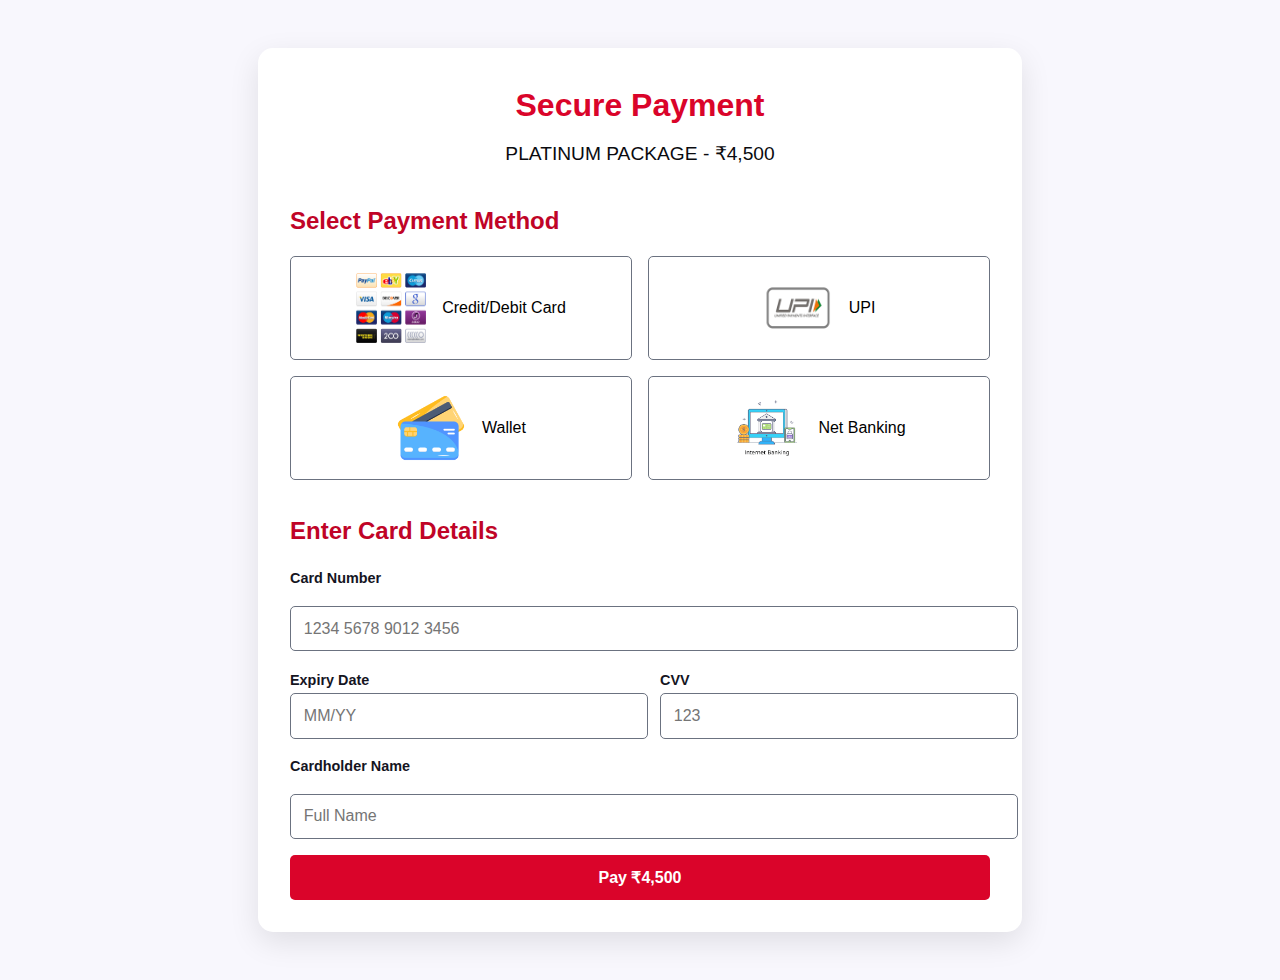
<file: platinum.html>
<!DOCTYPE html>
<html lang="en">
<head>
    <meta charset="UTF-8">
    <meta name="viewport" content="width=device-width, initial-scale=1.0">
    <title>Payment - Platinum Package</title>
    <link rel="stylesheet" href="./CSS3/platinum.css">
</head>
<body>
    <div class="payment__container">
        <header class="payment__header">
            <h1>Secure Payment</h1>
            <p>PLATINUM PACKAGE - ₹4,500</p>
        </header>

        <section class="payment__options">
            <h2>Select Payment Method</h2>
            <div class="payment__methods">
                <button class="payment__method">
                    <img src="./CSS3/large-preview.jpg" alt="Card Icon">
                    Credit/Debit Card
                </button>
                <button class="payment__method">
                    <img src="./CSS3/download.png" alt="UPI Icon" >
                    UPI
                </button>
                <button class="payment__method">
                    <img src="./CSS3/atm-card.png" alt="Wallet Icon" >
                    Wallet
                </button>
                <button class="payment__method">
                    <img src="./CSS3/images.png" alt="Net Banking Icon" >
                    Net Banking
                </button>
            </div>
        </section>

        <section class="card__details">
            <h2>Enter Card Details</h2>
            <form class="card-form" action="process-payment.html" method="POST">
                <label for="card-number">Card Number</label>
                <input type="text" id="card-number" name="card-number" placeholder="1234 5678 9012 3456" required>

                <div class="form__row">
                    <div class="form__column">
                        <label for="expiry-date">Expiry Date</label>
                        <input type="text" id="expiry-date" name="expiry-date" placeholder="MM/YY" required>
                    </div>
                    <div class="form__column">
                        <label for="cvv">CVV</label>
                        <input type="text" id="cvv" name="cvv" placeholder="123" required>
                    </div>
                </div>

                <label for="card-name">Cardholder Name</label>
                <input type="text" id="card-name" name="card-name" placeholder="Full Name" required>

                <button type="submit" class="btn">Pay ₹4,500</button>
            </form>
        </section>
    </div>
</body>
</html>
</file>
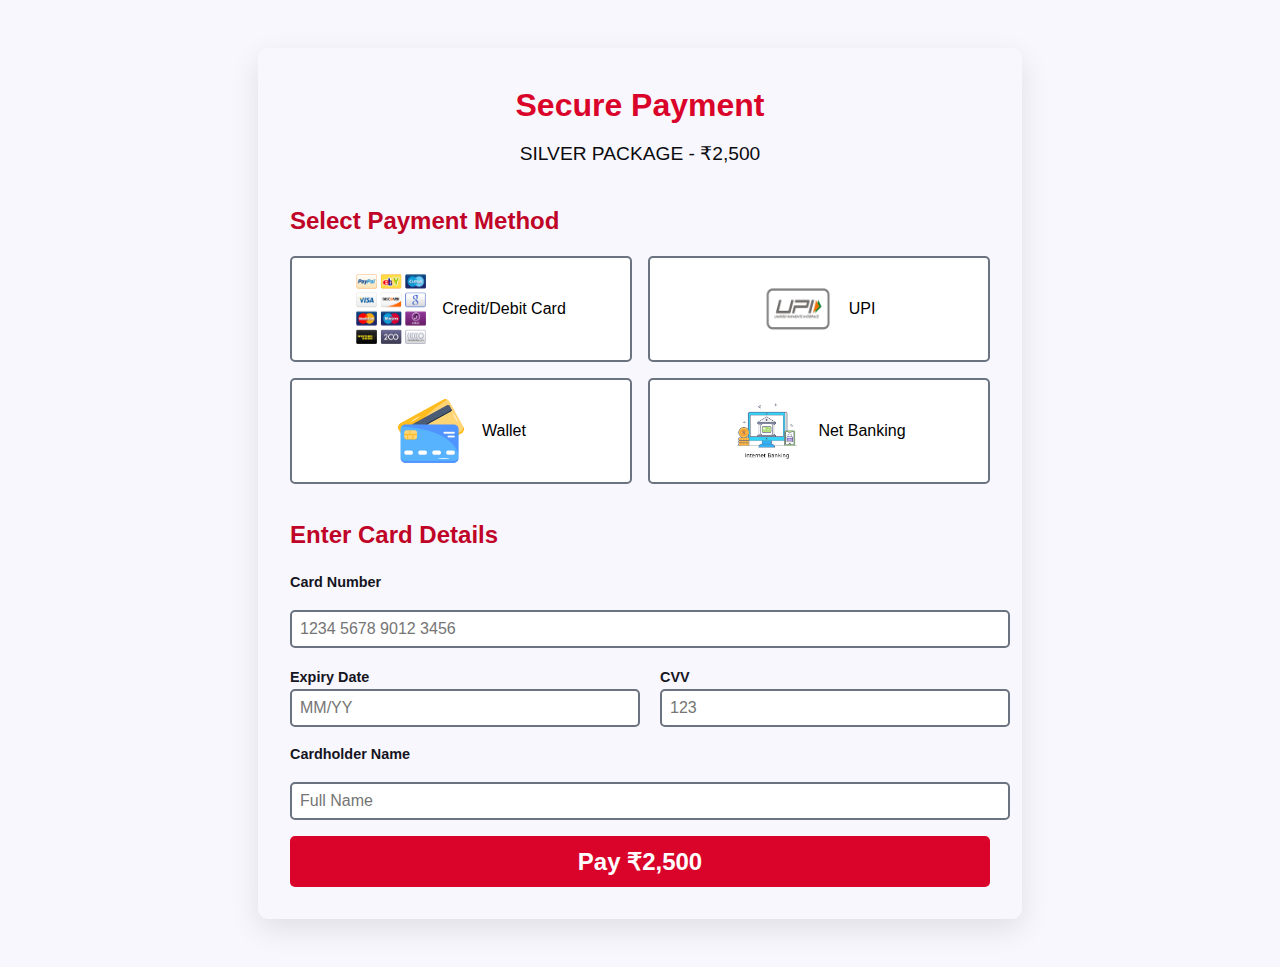
<file: silver.html>
<!DOCTYPE html>
<html lang="en">
<head>
    <meta charset="UTF-8">
    <meta name="viewport" content="width=device-width, initial-scale=1.0">
    <title>Payment - Silver Package</title>
    <link rel="stylesheet" href="./CSS3/silver.css">
</head>
<body>
    <div class="payment__container">
        <header class="payment__header">
            <h1>Secure Payment</h1>
            <p>SILVER PACKAGE - ₹2,500</p>
        </header>

        <section class="payment__options">
            <h2>Select Payment Method</h2>
            <div class="payment__methods">
                <button class="payment__method">
                    <img src="./CSS3/large-preview.jpg" alt="Card Icon">
                    Credit/Debit Card
                </button>
                <button class="payment__method">
                    <img src="./CSS3/download.png" alt="UPI Icon" >
                    UPI
                </button>
                <button class="payment__method">
                    <img src="./CSS3/atm-card.png" alt="Wallet Icon" >
                    Wallet
                </button>
                <button class="payment__method">
                    <img src="./CSS3/images.png" alt="Net Banking Icon" >
                    Net Banking
                </button>
            </div>
        </section>

        <section class="card__details">
            <h2>Enter Card Details</h2>
            <form class="card-form" action="process-payment.html" method="POST">
                <label for="card-number">Card Number</label>
                <input type="text" id="card-number" name="card-number" placeholder="1234 5678 9012 3456" required>

                <div class="form__row">
                    <div class="form__column">
                        <label for="expiry-date">Expiry Date</label>
                        <input type="text" id="expiry-date" name="expiry-date" placeholder="MM/YY" required>
                    </div>
                    <div class="form__column">
                        <label for="cvv">CVV</label>
                        <input type="text" id="cvv" name="cvv" placeholder="123" required>
                    </div>
                </div>

                <label for="card-name">Cardholder Name</label>
                <input type="text" id="card-name" name="card-name" placeholder="Full Name" required>

                <button type="submit" class="btn">Pay ₹2,500</button>
            </form>
        </section>
    </div>
</body>
</html>
</file>
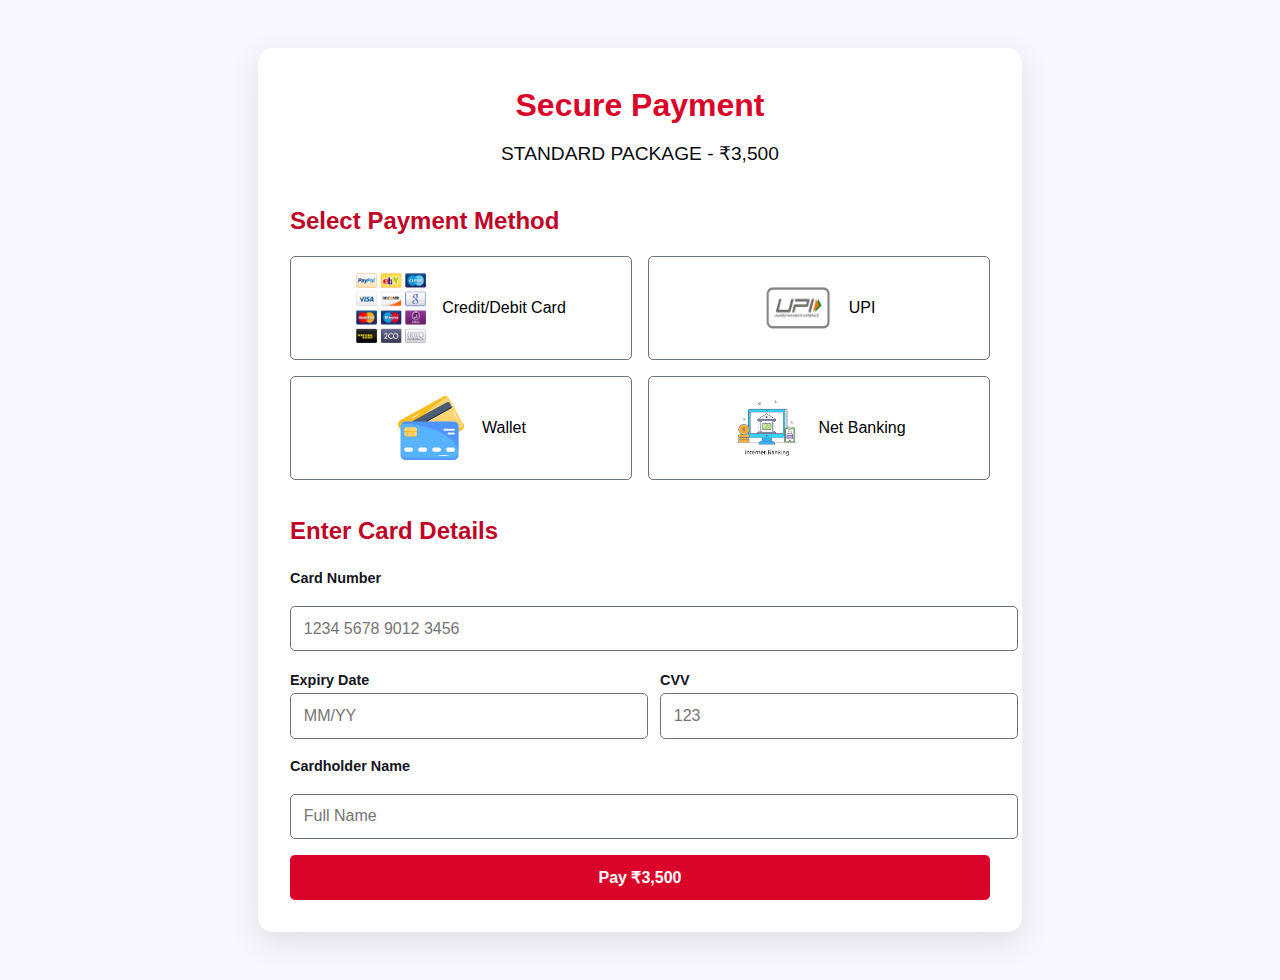
<file: standard.html>
<!DOCTYPE html>
<html lang="en">
<head>
    <meta charset="UTF-8">
    <meta name="viewport" content="width=device-width, initial-scale=1.0">
    <title>Payment - Standard Package</title>
    <link rel="stylesheet" href="./CSS3/platinum.css">
</head>
<body>
    <div class="payment__container">
        <header class="payment__header">
            <h1>Secure Payment</h1>
            <p>STANDARD PACKAGE - ₹3,500</p>
        </header>

        <section class="payment__options">
            <h2>Select Payment Method</h2>
            <div class="payment__methods">
                <button class="payment__method">
                    <img src="./CSS3/large-preview.jpg" alt="Card Icon">
                    Credit/Debit Card
                </button>
                <button class="payment__method">
                    <img src="./CSS3/download.png" alt="UPI Icon" >
                    UPI
                </button>
                <button class="payment__method">
                    <img src="./CSS3/atm-card.png" alt="Wallet Icon" >
                    Wallet
                </button>
                <button class="payment__method">
                    <img src="./CSS3/images.png" alt="Net Banking Icon" >
                    Net Banking
                </button>
            </div>
        </section>

        <section class="card__details">
            <h2>Enter Card Details</h2>
            <form class="card-form" action="process-payment.html" method="POST">
                <label for="card-number">Card Number</label>
                <input type="text" id="card-number" name="card-number" placeholder="1234 5678 9012 3456" required>

                <div class="form__row">
                    <div class="form__column">
                        <label for="expiry-date">Expiry Date</label>
                        <input type="text" id="expiry-date" name="expiry-date" placeholder="MM/YY" required>
                    </div>
                    <div class="form__column">
                        <label for="cvv">CVV</label>
                        <input type="text" id="cvv" name="cvv" placeholder="123" required>
                    </div>
                </div>

                <label for="card-name">Cardholder Name</label>
                <input type="text" id="card-name" name="card-name" placeholder="Full Name" required>

                <button type="submit" class="btn">Pay ₹3,500</button>
            </form>
        </section>
    </div>
</body>
</html>
</file>
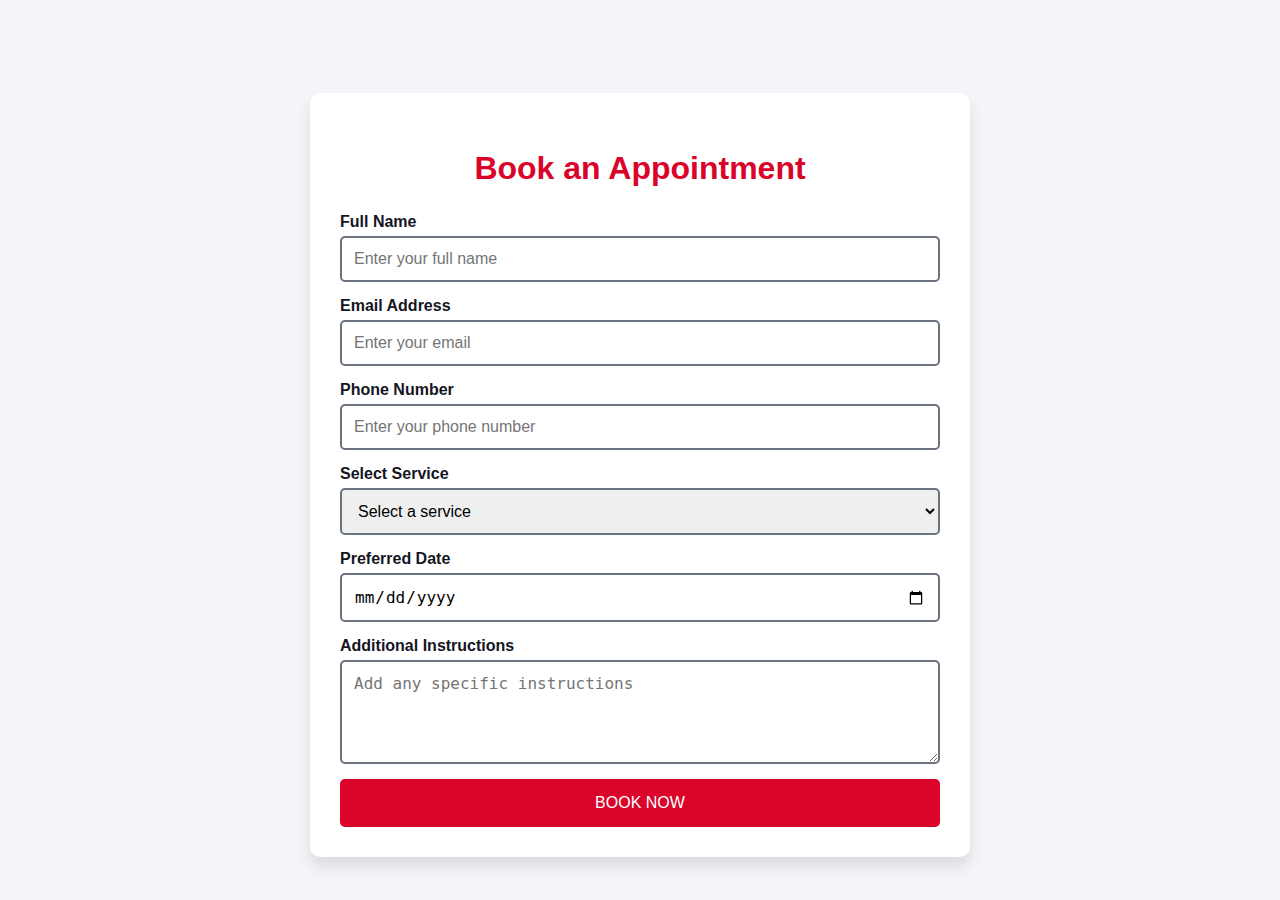
<file: CSS3/appoinment.html>
<!DOCTYPE html>
<html lang="en">

<head>
    <meta charset="UTF-8">
    <meta name="viewport" content="width=device-width, initial-scale=1.0">
    <title>Book Appointment - Doorstep Car Wash</title>
    <style>
        :root {
            --primary-color: #da042a;
            --primary-color-dark: #c00427;
            --secondary-color: #15151f;
            --text-light: #6b7280;
            --background-color: #f4f4f9;
            --white: #ffffff;
            --box-shadow: 0 10px 15px rgba(0, 0, 0, 0.1);
            --max-width: 600px;
        }

        body {
            font-family: "Poppins", sans-serif;
            margin: 0;
            padding: 0;
            background: var(--background-color);
            display: flex;
            align-items: center;
            justify-content: center;
            height: 100vh;
        }

        .appointment-container {
            max-width: var(--max-width);
            width: 100%;
            background: var(--white);
            padding: 30px;
            border-radius: 10px;
            box-shadow: var(--box-shadow);
            margin-top: 50px;
        }

        h2 {
            font-size: 2rem;
            color: var(--primary-color);
            text-align: center;
        }

        .appointment-form {
            display: flex;
            flex-direction: column;
            gap: 15px;
        }

        .form-group {
            display: flex;
            flex-direction: column;
        }

        .form-group label {
            font-size: 1rem;
            font-weight: bold;
            margin-bottom: 5px;
            color: var(--secondary-color);
        }

        .form-group input,
        .form-group select,
        .form-group textarea {
            padding: 12px;
            font-size: 1rem;
            border: 2px solid var(--text-light);
            border-radius: 5px;
            transition: border-color 0.3s, box-shadow 0.3s;
        }

        .form-group input:focus,
        .form-group select:focus,
        .form-group textarea:focus {
            border-color: var(--primary-color);
            box-shadow: 0 4px 8px rgba(218, 4, 42, 0.2);
            outline: none;
        }

        button {
            background: var(--primary-color);
            color: var(--white);
            border: none;
            padding: 15px 20px;
            font-size: 1rem;
            border-radius: 5px;
            cursor: pointer;
            text-transform: uppercase;
            transition: background 0.3s, transform 0.2s;
        }

        button:hover {
            background: var(--primary-color-dark);
            transform: scale(1.05);
        }
    </style>
</head>

<body>
    <div class="appointment-container">
        <h2>Book an Appointment</h2>
        <form action="#" method="POST" class="appointment-form">
            <div class="form-group">
                <label for="name">Full Name</label>
                <input type="text" id="name" name="name" placeholder="Enter your full name" required>
            </div>
            <div class="form-group">
                <label for="email">Email Address</label>
                <input type="email" id="email" name="email" placeholder="Enter your email" required>
            </div>
            <div class="form-group">
                <label for="phone">Phone Number</label>
                <input type="tel" id="phone" name="phone" placeholder="Enter your phone number" required>
            </div>
            <div class="form-group">
                <label for="service">Select Service</label>
                <select id="service" name="service" required>
                    <option value="" disabled selected>Select a service</option>
                    <option value="exterior-wash">Exterior Wash and Wax</option>
                    <option value="interior-detailing">Interior Vacuuming and Detailing</option>
                    <option value="engine-cleaning">Engine Cleaning</option>
                    <option value="tire-polishing">Tire Cleaning and Polishing</option>
                    <option value="eco-wash">Waterless Eco Wash</option>
                    <option value="custom-detailing">Custom Detailing Package</option>
                </select>
            </div>
            <div class="form-group">
                <label for="date">Preferred Date</label>
                <input type="date" id="date" name="date" required>
            </div>
            <div class="form-group">
                <label for="message">Additional Instructions</label>
                <textarea id="message" name="message" rows="4" placeholder="Add any specific instructions"></textarea>
            </div>
            <button type="submit">Book Now</button>
        </form>
    </div>
</body>

</html>
</file>
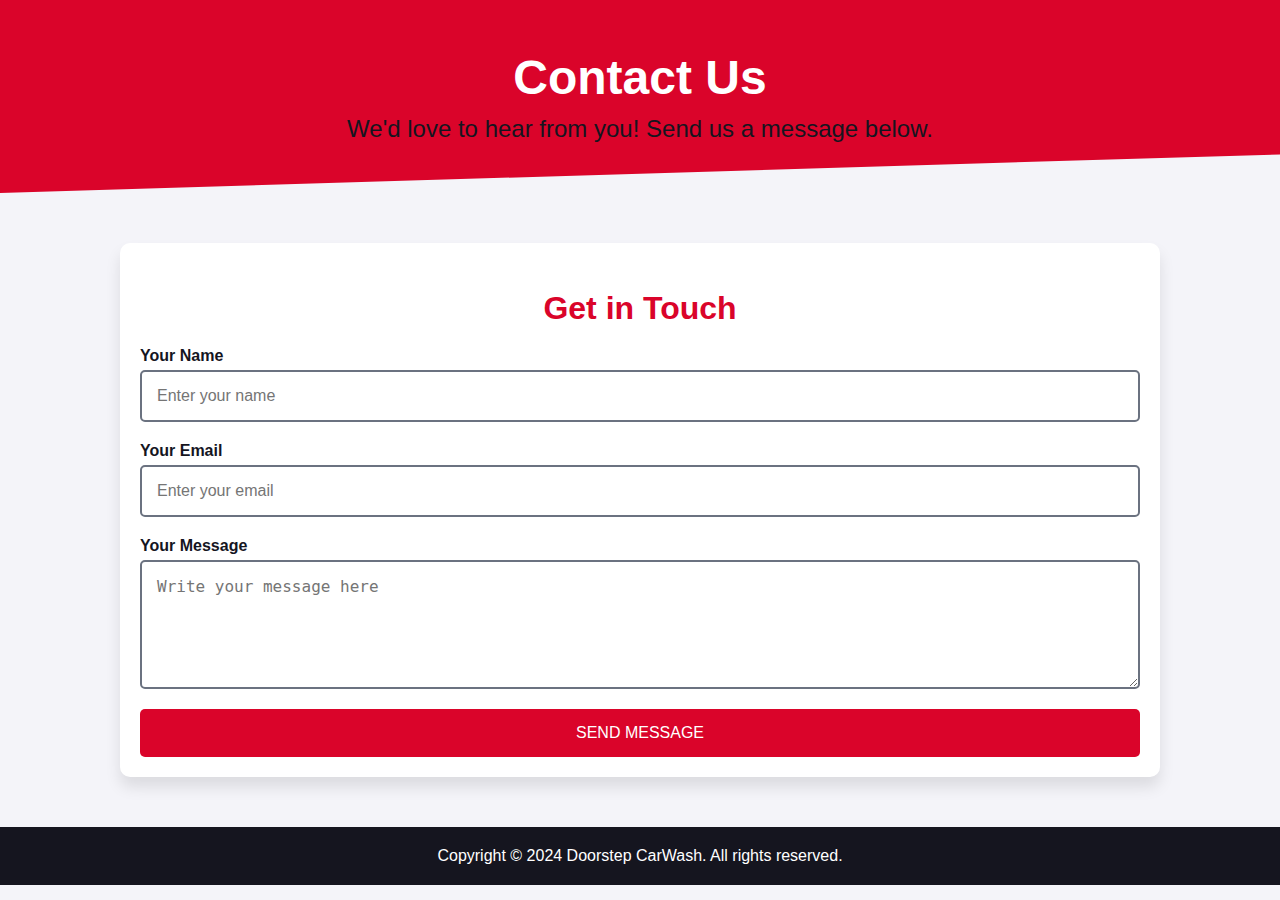
<file: CSS3/contact.html>
<!DOCTYPE html>
<html lang="en">

<head>
    <meta charset="UTF-8">
    <meta name="viewport" content="width=device-width, initial-scale=1.0">
    <title>Contact Us</title>
    <style>
        :root {
            --primary-color: #da042a;
            --primary-color-dark: #c00427;
            --secondary-color: #15151f;
            --text-light: #6b7280;
            --background-color: #f4f4f9;
            --white: #ffffff;
            --box-shadow: 0 10px 15px rgba(0, 0, 0, 0.1);
            --max-width: 1000px;
        }

        body {
            font-family: "Poppins", sans-serif;
            margin: 0;
            padding: 0;
            background: var(--background-color);
            color: var(--secondary-color);
        }

        /* Header Section */
        header {
            background: var(--primary-color);
            color: var(--white);
            text-align: center;
            padding: 50px 20px;
            clip-path: polygon(0 0, 100% 0, 100% 80%, 0 100%);
        }

        header h1 {
            margin: 0;
            font-size: 3rem;
            animation: fade-in 1s ease-in-out;
        }

        header p {
            margin: 10px 0 0;
            font-size: 1.5rem;
            color: var(--secondary-color);
            animation: fade-in 1.5s ease-in-out;
        }

        /* Contact Form Section */
        .container {
            max-width: var(--max-width);
            margin: 50px auto;
            padding: 20px;
            background: var(--white);
            border-radius: 10px;
            box-shadow: var(--box-shadow);
            animation: slide-up 1s ease;
        }

        h2 {
            font-size: 2rem;
            color: var(--primary-color);
            text-align: center;
            margin-bottom: 20px;
        }

        .contact-form {
            display: flex;
            flex-direction: column;
            gap: 20px;
        }

        .form-group {
            display: flex;
            flex-direction: column;
        }

        .form-group label {
            font-size: 1rem;
            margin-bottom: 5px;
            font-weight: bold;
            color: var(--secondary-color);
        }

        .form-group input,
        .form-group textarea {
            padding: 15px;
            font-size: 1rem;
            border: 2px solid var(--text-light);
            border-radius: 5px;
            transition: box-shadow 0.3s, border-color 0.3s;
        }

        .form-group input:focus,
        .form-group textarea:focus {
            border-color: var(--primary-color);
            box-shadow: 0 4px 8px rgba(218, 4, 42, 0.2);
            outline: none;
        }

        button {
            background: var(--primary-color);
            color: var(--white);
            border: none;
            padding: 15px 20px;
            font-size: 1rem;
            border-radius: 5px;
            cursor: pointer;
            text-transform: uppercase;
            transition: background 0.5s, transform 0.5s;
        }

        button:hover {
            background: var(--primary-color-dark);
            transform: scale(1.02);
        }

        /* Footer */
        footer {
            background: var(--secondary-color);
            color: var(--white);
            text-align: center;
            padding: 20px;
            margin-top: 50px;
        }

        footer p {
            margin: 0;
            font-size: 1rem;
        }

        /* Animations */
        @keyframes fade-in {
            from {
                opacity: 0;
                transform: translateY(-20px);
            }

            to {
                opacity: 1;
                transform: translateY(0);
            }
        }

        @keyframes slide-up {
            from {
                opacity: 0;
                transform: translateY(50px);
            }

            to {
                opacity: 1;
                transform: translateY(0);
            }
        }

        /* Responsive Design */
        @media (max-width: 768px) {
            header h1 {
                font-size: 2.5rem;
            }

            header p {
                font-size: 1rem;
            }
        }
    </style>
</head>

<body>
    <!-- Header -->
    <header>
        <h1>Contact Us</h1>
        <p>We'd love to hear from you! Send us a message below.</p>
    </header>

    <!-- Contact Form -->
    <div class="container">
        <h2>Get in Touch</h2>
        <form action="mailto:your-email@example.com" method="POST" enctype="text/plain" class="contact-form">
            <div class="form-group">
                <label for="name">Your Name</label>
                <input type="text" id="name" name="name" placeholder="Enter your name" required>
            </div>
            <div class="form-group">
                <label for="email">Your Email</label>
                <input type="email" id="email" name="email" placeholder="Enter your email" required>
            </div>
            <div class="form-group">
                <label for="message">Your Message</label>
                <textarea id="message" name="message" rows="5" placeholder="Write your message here"
                    required></textarea>
            </div>
            <button type="submit">Send Message</button>
        </form>
    </div>

    <!-- Footer -->
    <footer>
        <p>Copyright © 2024 Doorstep CarWash. All rights reserved.</p>
    </footer>
</body>

</html>
</file>
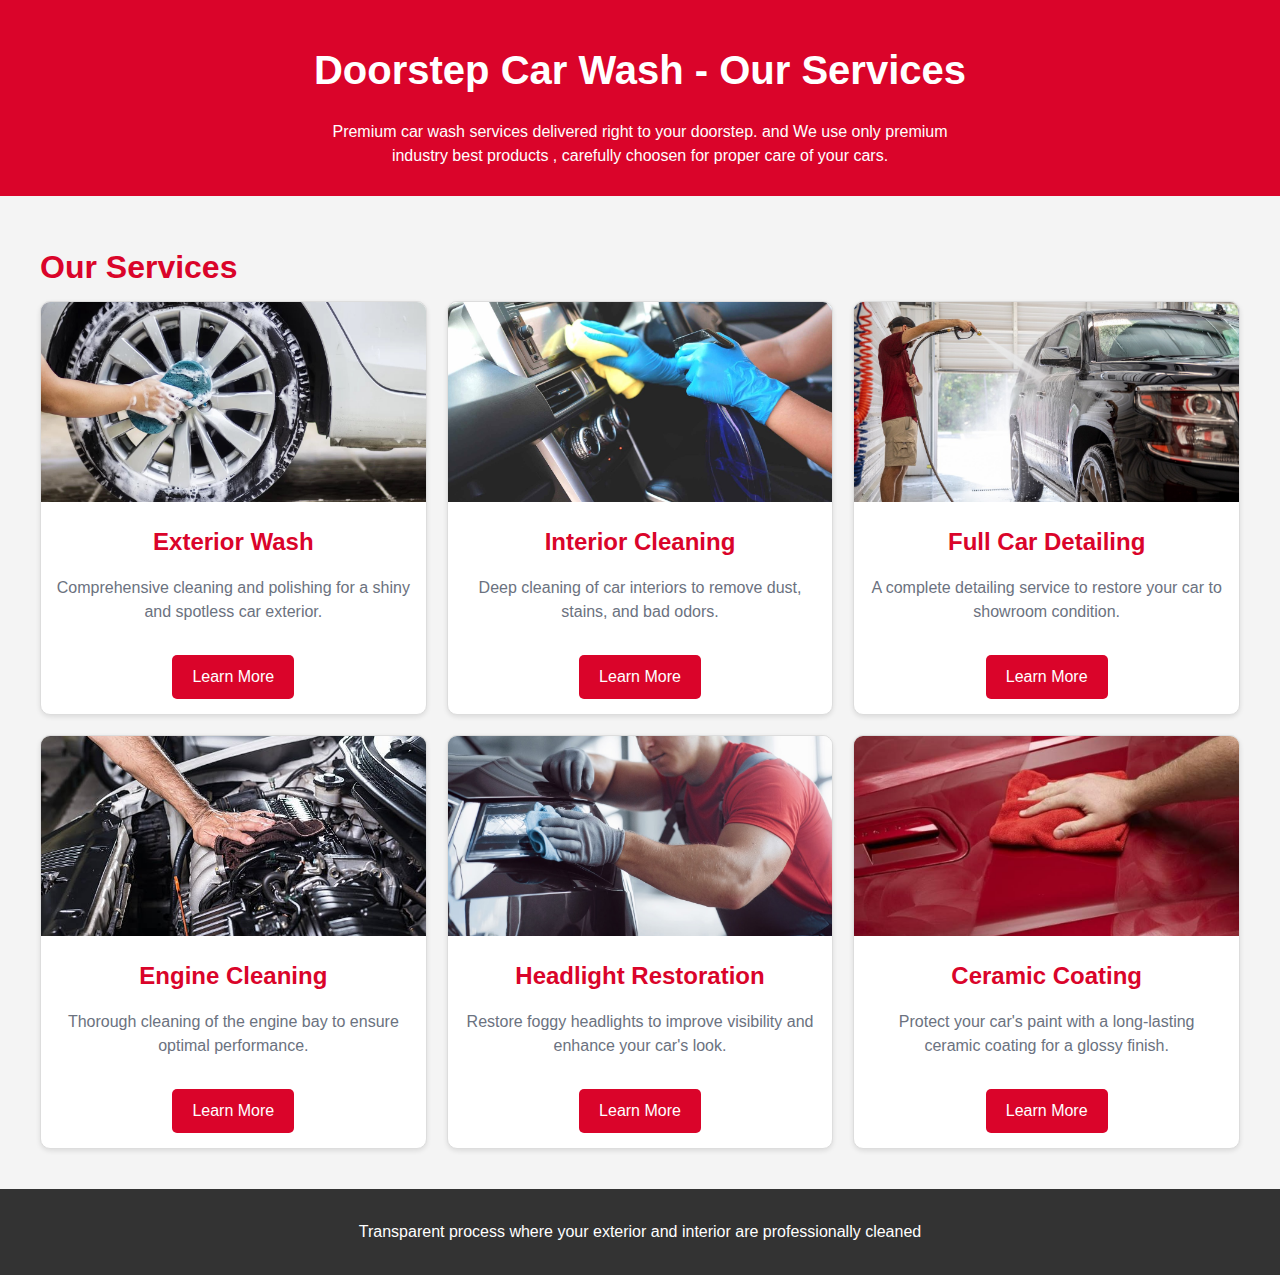
<file: CSS3/our services.html>
<!DOCTYPE html>
<html lang="en">

<head>
    <meta charset="UTF-8">
    <meta name="viewport" content="width=device-width, initial-scale=1.0">
    <title>Doorstep Car Wash - Our Services</title>
    <style>
        :root {
            --primary-color: #da042a;
            --primary-color-dark: #c00427;
            --secondary-color: #15151f;
            --secondary-color-dark: #0a0b0f;
            --text-light: #6b7280;
            --extra-light: #f8f7fd;
            --white: #ffffff;
            --max-width: 1200px;
        }

        body {
            font-family: "Poppins", sans-serif;
            margin: 0;
            padding: 0;
            line-height: 1.5;
            background-color: #f4f4f4;
            color: var(--text-light);
        }

        header {
            background: var(--primary-color);
            color: #fff;
            padding: 0.8rem 0;
            text-align: center;
        }

        .container {
            max-width: 1200px;
            margin: auto;
            padding: 20px;
        }

        h1 {
            font-size: 2.5rem;
            margin-bottom: 20px;
        }

        h2 {
            font-size: 2rem;
            color: var(--primary-color);
            margin-bottom: 10px;
        }

        .services {
            display: flex;
            flex-wrap: wrap;
            gap: 20px;
        }

        .service-card {
            flex: 1 1 calc(33.33% - 20px);
            background: #fff;
            border: 1px solid #ddd;
            border-radius: 10px;
            box-shadow: 0 2px 5px rgba(0, 0, 0, 0.1);
            overflow: hidden;
            text-align: center;
            transition: transform 0.3s ease, box-shadow 0.3s ease;
        }

        .service-card:hover {
            transform: translateY(-5px);
            box-shadow: 0 4px 10px rgba(0, 0, 0, 0.2);
        }

        .service-card img {
            width: 100%;
            height: 200px;
            object-fit: cover;
        }

        .service-card h3 {
            font-size: 1.5rem;
            margin: 15px 0;
            color: var(--primary-color);
        }

        .service-card p {
            padding: 0 15px;
            font-size: 1rem;
        }

        .service-card a {
            display: inline-block;
            margin: 15px 0;
            padding: 10px 20px;
            background: var(--primary-color);
            color: #fff;
            text-decoration: none;
            border-radius: 5px;
            transition: background 0.3s ease;
        }

        .service-card a:hover {
            background: var(--primary-color-dark);
        }

        footer {
            background: #333;
            color: #fff;
            text-align: center;
            padding: 15px;
            margin-top: 20px;
        }

        @media (max-width: 768px) {
            .service-card {
                flex: 1 1 calc(50% - 20px);
            }
        }

        @media (max-width: 480px) {
            .service-card {
                flex: 1 1 100%;
            }
        }
    </style>
</head>

<body>
    <header>
        <h1>Doorstep Car Wash - Our Services</h1>
        <p>Premium car wash services delivered right to your doorstep. and We use only premium <br>industry best products , carefully choosen for proper care of your cars.</p>
    </header>

    <div class="container">
        <h2>Our Services</h2>
        <div class="services">
            <div class="service-card">
                <img src="./clean 10.jpeg" alt="Exterior Wash">
                <h3>Exterior Wash</h3>
                <p>Comprehensive cleaning and polishing for a shiny and spotless car exterior.</p>
                <a href="#">Learn More</a>
            </div>
            <div class="service-card">
                <img src="./interior.jpeg" alt="Interior Cleaning">
                <h3>Interior Cleaning</h3>
                <p>Deep cleaning of car interiors to remove dust, stains, and bad odors.</p>
                <a href="#">Learn More</a>
            </div>
            <div class="service-card">
                <img src="./clean 15.jpeg" alt="Full Car Detailing">
                <h3>Full Car Detailing</h3>
                <p>A complete detailing service to restore your car to showroom condition.</p>
                <a href="#">Learn More</a>
            </div>
            <div class="service-card">
                <img src="./engine.jpeg" alt="Engine Cleaning">
                <h3>Engine Cleaning</h3>
                <p>Thorough cleaning of the engine bay to ensure optimal performance.</p>
                <a href="#">Learn More</a>
            </div>
            <div class="service-card">
                <img src="./clean 16.jpeg" alt="Headlight Restoration">
                <h3>Headlight Restoration</h3>
                <p>Restore foggy headlights to improve visibility and enhance your car's look.</p>
                <a href="#">Learn More</a>
            </div>
            <div class="service-card">
                <img src="./ceramic.jpeg" alt="Ceramic Coating">
                <h3>Ceramic Coating</h3>
                <p>Protect your car's paint with a long-lasting ceramic coating for a glossy finish.</p>
                <a href="#">Learn More</a>
            </div>
        </div>
    </div>

    <footer>
        <p>Transparent process where your exterior and interior are professionally cleaned</p>
    </footer>
</body>

</html>
</file>
<file: CSS3/platinum.css>
:root {
    --primary-color: #da042a;
    --primary-color-dark: #c00427;
    --secondary-color: #15151f;
    --secondary-color-dark: #0a0b0f;
    --text-light: #6b7280;
    --extra-light: #f8f7fd;
    --white: #ffffff;
  }
  
  body {
    font-family: 'Arial', sans-serif;
    margin: 0;
    padding: 0;
    background-color: var(--extra-light);
    color: var(--secondary-color);
    line-height: 1.6;
  }
  
  .payment__container {
    max-width: 700px;
    margin: 3rem auto;
    padding: 2rem;
    background-color: var(--white);
    border-radius: 15px;
    box-shadow: 0 10px 30px rgba(0, 0, 0, 0.1);
  }
  
  .payment__header {
    text-align: center;
    margin-bottom: 2rem;
  }
  
  .payment__header h1 {
    font-size: 2rem;
    color: var(--primary-color);
    margin: 0;
  }
  
  .payment__header p {
    font-size: 1.2rem;
    color: var(--secondary-color-dark);
    margin: 0.5rem 0 0;
  }
  
  .payment__options {
    margin-bottom: 2rem;
  }
  
  .payment__options h2 {
    font-size: 1.5rem;
    color: var(--primary-color-dark);
    margin-bottom: 1rem;
  }
  
  .payment__methods {
    display: flex;
    flex-wrap: wrap;
    gap: 1rem;
    justify-content: space-between;
  }
  
  .payment__method {
    flex: 1 1 calc(50% - 1rem);
    display: flex;
    align-items: center;
    justify-content: center;
    padding: 1rem;
    border: 1px solid var(--text-light);
    border-radius: 5px;
    background-color: var(--white);
    cursor: pointer;
    transition: all 0.3s ease;
    font-size: 1rem;
  }
  
  .payment__method img {
    margin-right: 1rem;
    height: 70px;
    width: 70px;
  }

  .payment__method.active {
    border-color: var(--primary-color);
    background-color: var(--extra-light);
    color: var(--primary-color);
    font-weight: bold;
  }
  
  .payment__method:hover {
    background-color: var(--extra-light);
    border-color: var(--primary-color);
  }
  
  .card__details h2 {
    font-size: 1.5rem;
    color: var(--primary-color-dark);
    margin-bottom: 1rem;
  }
  
  .card-form {
    display: flex;
    flex-direction: column;
    gap: 1rem;
  }
  
  .card-form label {
    font-size: 0.9rem;
    font-weight: bold;
    color: var(--secondary-color);
  }
  
  .card-form input {
    width: 100%;
    padding: 0.8rem;
    font-size: 1rem;
    border: 1px solid var(--text-light);
    border-radius: 5px;
    outline: none;
    transition: all 0.3s ease;
  }
  
  .card-form input:focus {
    border-color: var(--primary-color);
  }
  
  .form__row {
    display: flex;
    gap: 2.5rem;
  }
  
  .form__column {
    flex: 1;
  }

  .card-form button {
    background-color: var(--primary-color);
    color: var(--white);
    font-size: 1rem;
    font-weight: bold;
    padding: 0.8rem;
    border: none;
    border-radius: 5px;
    cursor: pointer;
    transition: background-color 0.3s ease;
  }
  
  .card-form button:hover {
    background-color: var(--primary-color-dark);
  }
  
  /* Responsive Design */
  @media (max-width: 768px) {
    .payment__methods {
      flex-direction: column;
    }
  
    .payment__method {
      flex: 1;
      margin-bottom: 0.5rem;
    }
  
    .form__row {
      flex-direction: column;
    }
  }
</file>
<file: CSS3/silver.css>
:root {
  --primary-color: #da042a;
  --primary-color-dark: #c00427;
  --secondary-color: #15151f;
  --secondary-color-dark: #0a0b0f;
  --text-light: #6b7280;
  --extra-light: #f8f7fd;
  --white: #ffffff;
}

*{
  margin: 0;
  padding: 0;
}

body {
  font-family: 'Arial', sans-serif;
  background-color: var(--extra-light);
  color: var(--secondary-color);
  line-height: 1.6;
}

.payment__container {
  max-width: 700px;
  margin: 3rem auto;
  padding: 2rem;
  /* background-color: var(--white); */
  border-radius: 10px;
  box-shadow: 0 10px 30px rgba(0, 0, 0, 0.1);
}

.payment__header {
  text-align: center;
  margin-bottom: 2rem;
}

.payment__header h1 {
  font-size: 2rem;
  color: var(--primary-color);
  margin: 0;
}

.payment__header p {
  font-size: 1.2rem;
  color: var(--secondary-color-dark);
  margin: 0.5rem 0 0;
}

.payment__options {
  margin-bottom: 2rem;  
}

.payment__options h2 {
  font-size: 1.5rem;
  color: var(--primary-color-dark);
  margin-bottom: 1rem;
}

.payment__methods {
  display: flex;
  flex-wrap: wrap;
  gap: 1rem;
  justify-content: space-between;
}

.payment__method {
  flex: 1 1 calc(50% - 1rem);
  display: flex;
  align-items: center;
  justify-content: center;
  padding: 1rem;
  border: 2px solid var(--text-light);
  border-radius: 5px;
  background-color: var(--white);
  cursor: pointer;
  transition: all 0.5s ease;
  font-size: 1rem;
}

.payment__method img {
  margin-right: 1rem;
  height: 70px;
  width: 70px;
}

.payment__method.active {
  border-color: var(--primary-color);
  background-color: var(--extra-light);
  color: var(--primary-color);
  font-weight: bold;
}

.payment__method:hover {
  background-color: var(--extra-light);
  border-color: var(--primary-color);
}

.card__details h2 {
  font-size: 1.5rem;
  color: var(--primary-color-dark);
  margin-bottom: 1rem;
}

.card-form {
  display: flex;
  flex-direction: column;
  gap: 1rem;
}

.card-form label {
  font-size: 0.9rem;
  font-weight: bold;
  color: var(--secondary-color);
}

.card-form input {
  width: 100%;
  padding: 0.5rem;
  font-size: 1rem;
  border: 2px solid var(--text-light);
  border-radius: 5px;
  outline: none;
  transition: all 0.3s ease;
}

.card-form input:focus {
  border-color: var(--primary-color);
}

.form__row {
  display: flex;
  gap: 2.5rem;
}

.form__column {
  flex: 1;
}

.card-form button {
  background-color: var(--primary-color);
  color: var(--white);
  font-size: 1.5rem;
  font-weight: bold;
  padding: 0.7rem;
  border: none;
  border-radius: 5px;
  cursor: pointer;
  transition: background-color 0.5s ease;
}

.card-form button:hover {
  background-color: var(--primary-color-dark);
}

/* Responsive Design */
@media (max-width: 768px) {
  .payment__methods {
    flex-direction: column;
  }

  .payment__method {
    flex: 1;
    margin-bottom: 0.5rem;
  }

  .form__row {
    flex-direction: column;
  }
}
</file>
